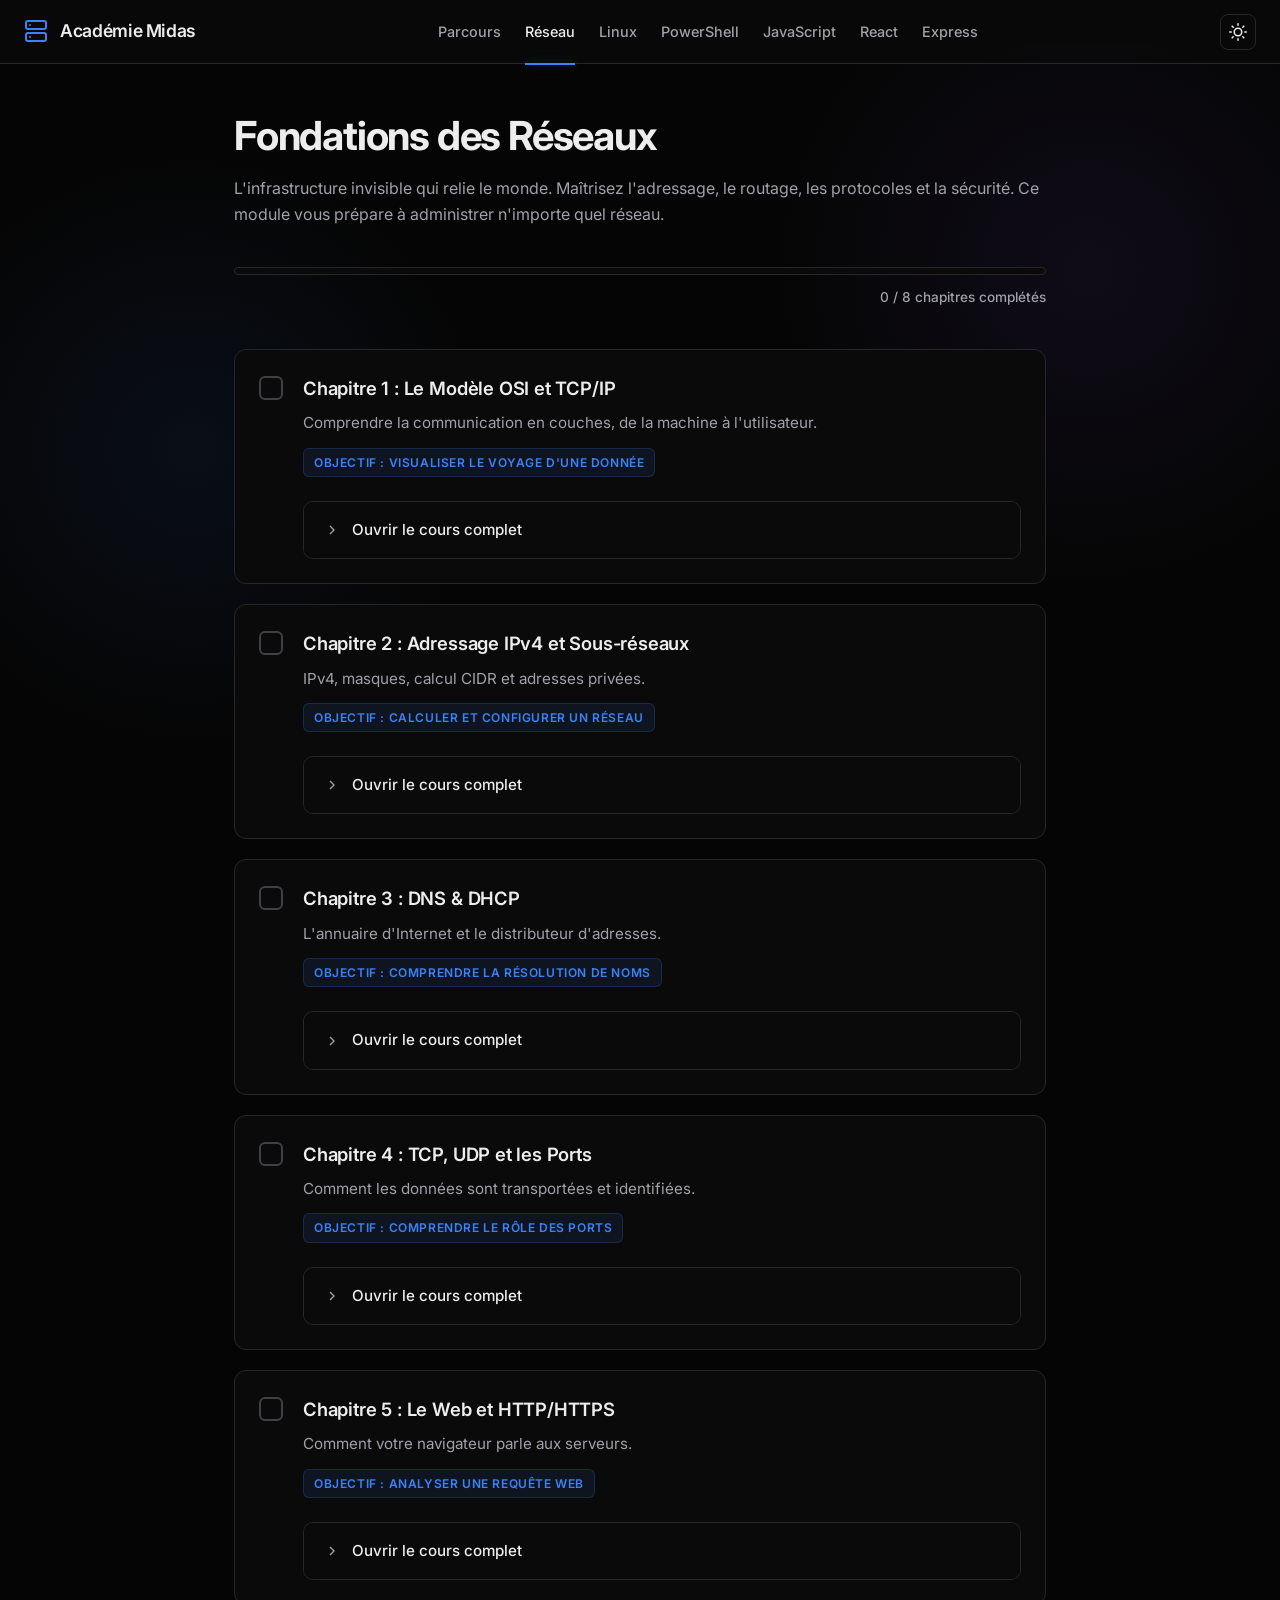
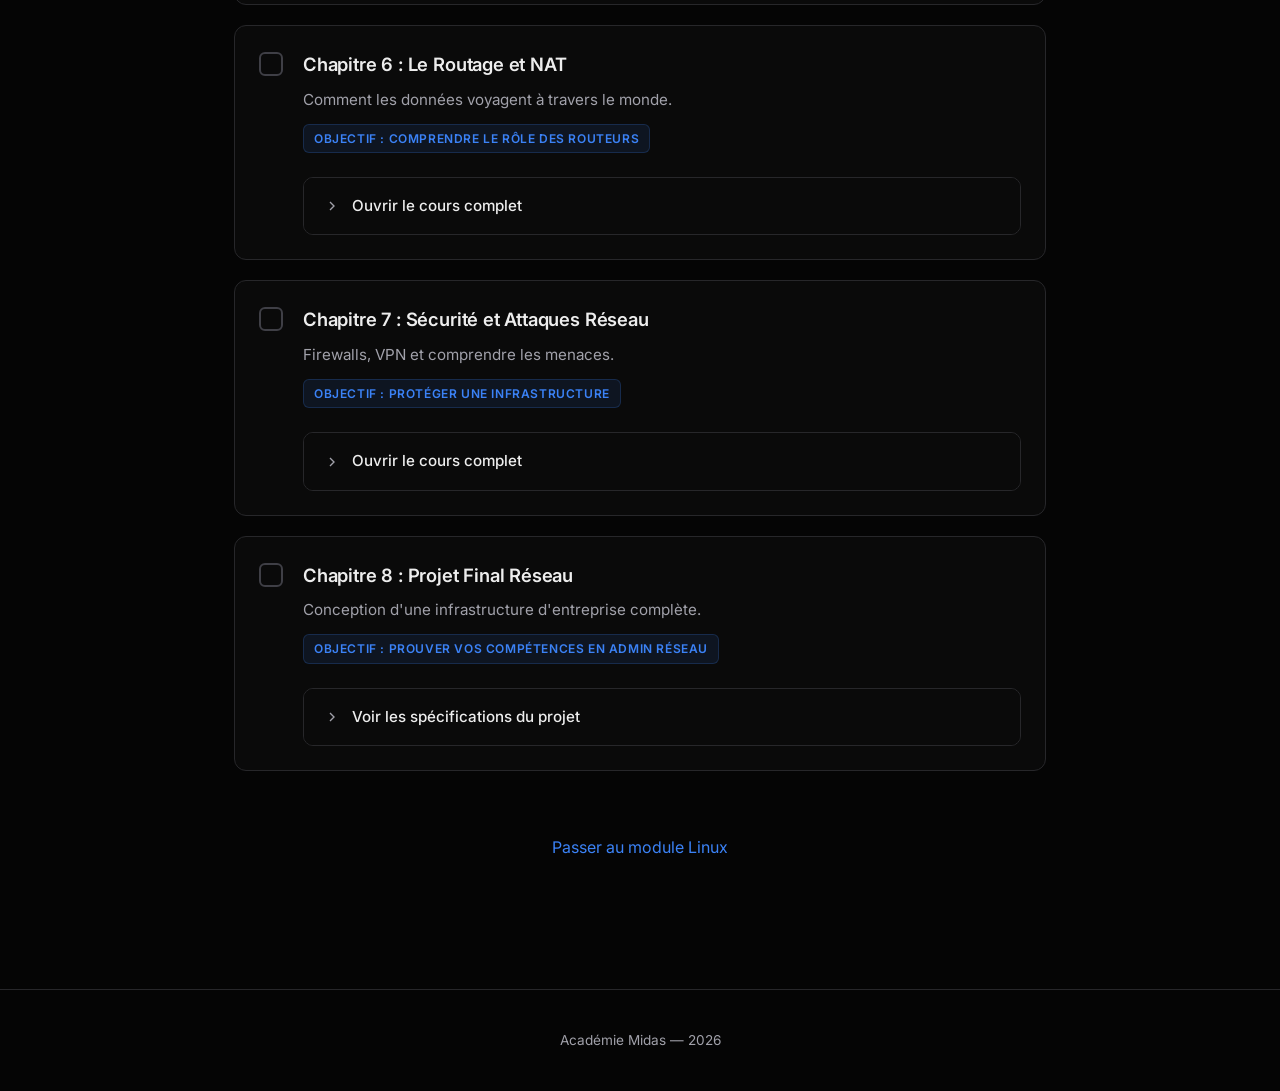
<file: reseau.html>
<!DOCTYPE html>
<html lang="fr" class="dark">
<head>
<meta charset="UTF-8">
<meta name="viewport" content="width=device-width, initial-scale=1.0">
<title>Fondations Réseau | Académie Midas</title>
<link rel="stylesheet" href="style.css">
</head>
<body>

<header class="topbar">
  <div class="logo">
    <svg width="24" height="24" viewBox="0 0 24 24" fill="none" stroke="var(--accent)" stroke-width="2" stroke-linecap="round" stroke-linejoin="round"><rect x="2" y="2" width="20" height="8" rx="2" ry="2"></rect><rect x="2" y="14" width="20" height="8" rx="2" ry="2"></rect><line x1="6" y1="6" x2="6.01" y2="6"></line><line x1="6" y1="18" x2="6.01" y2="18"></line></svg>
    <span>Académie Midas</span>
  </div>
  <nav>
    <a href="index.html">Parcours</a>
    <a href="reseau.html" class="active">Réseau</a>
    <a href="linux.html">Linux</a>
    <a href="powershell.html">PowerShell</a>
    <a href="javascript.html">JavaScript</a>
    <a href="react.html">React</a>
    <a href="express.html">Express</a>
  </nav>
  <button class="theme-btn" onclick="toggleTheme()">
    <svg width="18" height="18" viewBox="0 0 24 24" fill="none" stroke="currentColor" stroke-width="2" stroke-linecap="round" stroke-linejoin="round"><circle cx="12" cy="12" r="5"></circle><line x1="12" y1="1" x2="12" y2="3"></line><line x1="12" y1="21" x2="12" y2="23"></line><line x1="4.22" y1="4.22" x2="5.64" y2="5.64"></line><line x1="18.36" y1="18.36" x2="19.78" y2="19.78"></line><line x1="1" y1="12" x2="3" y2="12"></line><line x1="21" y1="12" x2="23" y2="12"></line><line x1="4.22" y1="19.78" x2="5.64" y2="18.36"></line><line x1="18.36" y1="5.64" x2="19.78" y2="4.22"></line></svg>
  </button>
</header>

<div class="container">
  
  <h1>Fondations des Réseaux</h1>
  <p style="color: var(--text-dim); margin-bottom: 32px;">L'infrastructure invisible qui relie le monde. Maîtrisez l'adressage, le routage, les protocoles et la sécurité. Ce module vous prépare à administrer n'importe quel réseau.</p>

  <div class="progress-container">
    <div class="progress-bar"><div class="progress-fill" id="progress-reseau"></div></div>
    <p class="progress-text" id="progress-reseau-text">0 / 8 chapitres complétés</p>
  </div>

  <div class="checklist">
    
    <!-- ================= CHAPITRE 1 ================= -->
    <div class="check-item">
      <input type="checkbox" id="reseau-1" onchange="toggleCheck('reseau-1')">
      <div class="check-content">
        <label for="reseau-1">
          <strong>Chapitre 1 : Le Modèle OSI et TCP/IP</strong>
          <p>Comprendre la communication en couches, de la machine à l'utilisateur.</p>
          <span class="badge">Objectif : Visualiser le voyage d'une donnée</span>
        </label>
        <details class="lesson">
          <summary>
            <svg width="16" height="16" viewBox="0 0 24 24" fill="none" stroke="currentColor" stroke-width="2"><path d="M9 18l6-6-6-6"/></svg>
            Ouvrir le cours complet
          </summary>
          <div class="lesson-content">
            <h4>1. Pourquoi diviser la communication en couches ?</h4>
            <p>Imaginez que vous construisez une maison. Vous ne demandez pas au fabricant de briques de s'occuper de la plomberie, ni au plombier de faire l'électricité. Chacun a son rôle spécialisé. C'est exactement le principe du modèle en couches (Layer Model) en réseau.</p>
            <p>Sans ce modèle, un développeur web devrait connaître le voltage exact des câbles en cuivre pour afficher un site. Grâce à lui, chaque expert peut se concentrer sur sa partie.</p>

            <h4>2. Le Modèle OSI (7 couches théoriques)</h4>
            <p>Créé par l'ISO, c'est le modèle de référence pour comprendre la théorie. On le lit de bas en haut.</p>
            <ul>
              <li><strong>Couche 1 (Physique)</strong> : C'est le monde réel. Les câbles Ethernet, les ondes radio du WiFi, la lumière dans la fibre optique. On y parle en bits (0 et 1).</li>
              <li><strong>Couche 2 (Liaison de Données)</strong> : Elle s'occupe de la communication locale, sur le même réseau. L'adresse utilisée est l'adresse <strong>MAC</strong> (Media Access Control), gravée physiquement sur la carte réseau. Le matériel principal est le <strong>Switch</strong>. Les données s'appellent des <em>Trames</em>.</li>
              <li><strong>Couche 3 (Réseau)</strong> : C'est le GPS d'Internet. On y trouve l'adresse <strong>IP</strong>. Le matériel principal est le <strong>Routeur</strong>. Les données s'appellent des <em>Paquets</em>.</li>
              <li><strong>Couche 4 (Transport)</strong> : Elle découpe le message en morceaux et s'assure qu'ils arrivent à bon port. On y trouve les protocoles <strong>TCP</strong> et <strong>UDP</strong>. Les données s'appellent des <em>Segments</em>.</li>
              <li><strong>Couche 5 (Session)</strong> : Elle gère l'ouverture, le maintien et la fermeture de la conversation (ex: une session de connexion à un serveur).</li>
              <li><strong>Couche 6 (Présentation)</strong> : Elle traduit les données pour que l'application puisse les lire (ex: UTF-8 pour les caractères) et les chiffre (SSL/TLS).</li>
              <li><strong>Couche 7 (Application)</strong> : C'est ce que l'utilisateur voit. HTTP (le web), DNS (les noms de domaine), SMTP (les emails).</li>
            </ul>

            <h4>3. Le Modèle TCP/IP (4 couches réelles)</h4>
            <p>En pratique, Internet utilise le modèle TCP/IP (aussi appelé DoD), qui condense les 7 couches OSI en 4. C'est celui qui régit réellement vos paquets.</p>
            <ul>
              <li><strong>Accès Réseau</strong> (fusion OSI 1 et 2)</li>
              <li><strong>Internet</strong> (OSI 3)</li>
              <li><strong>Transport</strong> (OSI 4)</li>
              <li><strong>Application</strong> (fusion OSI 5, 6 et 7)</li>
            </ul>

            <h4>4. L'Encapsulation (Le concept le plus important)</h4>
            <p>Quand vous envoyez un message WhatsApp, voici ce qui se passe :</p>
            <ol>
              <li><strong>Couche 7</strong> : Votre message "Salut" est créé.</li>
              <li><strong>Couche 4</strong> : Il est découpé en segments et on ajoute un en-tête avec le port de destination. (Segment)</li>
              <li><strong>Couche 3</strong> : On ajoute un en-tête avec l'IP de destination. (Paquet)</li>
              <li><strong>Couche 2</strong> : On ajoute un en-tête avec l'adresse MAC du routeur. (Trame)</li>
              <li><strong>Couche 1</strong> : Tout cela est transformé en ondes radio (WiFi) ou signaux électriques.</li>
            </ol>
            <p>Le destinataire fait le chemin inverse : il ouvre les enveloppes une par une (Décapsulation).</p>

            <div class="senior-advice">
              <strong>Conseil de Senior</strong>
              <p>Quand vous dépannez un réseau, posez-vous la question : "À quelle couche se situe le problème ?". Pas de WiFi ? Couche 1. Pas d'IP ? Couche 3. Le site ne charge pas ? Couche 7. Cette méthode divise par 10 votre temps de diagnostic.</p>
            </div>

            <div class="warning-box">
              <strong>Exercice Pratique (Réflexion)</strong>
              <p>Si votre navigateur affiche "Site inaccessible" mais que vous êtes connecté au WiFi, quelle couche est probablement en cause ?<br>
              <em>Réponse : La couche 7 (Application) si le serveur est en panne, ou la couche 3 (Réseau) si l'adresse IP est incorrecte.</em></p>
            </div>
          </div>
        </details>
      </div>
    </div>

    <!-- ================= CHAPITRE 2 ================= -->
    <div class="check-item">
      <input type="checkbox" id="reseau-2" onchange="toggleCheck('reseau-2')">
      <div class="check-content">
        <label for="reseau-2">
          <strong>Chapitre 2 : Adressage IPv4 et Sous-réseaux</strong>
          <p>IPv4, masques, calcul CIDR et adresses privées.</p>
          <span class="badge">Objectif : Calculer et configurer un réseau</span>
        </label>
        <details class="lesson">
          <summary>
            <svg width="16" height="16" viewBox="0 0 24 24" fill="none" stroke="currentColor" stroke-width="2"><path d="M9 18l6-6-6-6"/></svg>
            Ouvrir le cours complet
          </summary>
          <div class="lesson-content">
            <h4>1. Anatomie d'une IPv4</h4>
            <p>Une adresse IPv4 est un nombre de 32 bits, divisé en 4 octets (chacun de 0 à 255), séparés par des points. Ex: <code>192.168.1.10</code>.</p>
            <p>Elle est composée de deux parties :</p>
            <ul>
              <li><strong>La partie Réseau</strong> : identifie le réseau (ex: votre box).</li>
              <li><strong>La partie Hôte</strong> : identifie la machine dans ce réseau (ex: votre PC, votre téléphone).</li>
            </ul>

            <h4>2. Le Masque de Sous-réseau</h4>
            <p>Il indique où s'arrête la partie réseau et où commence la partie hôte. Ex: <code>255.255.255.0</code>. En notation CIDR, on l'écrit <code>/24</code> (car 24 bits sur 32 sont réservés au réseau).</p>
            
            <table style="width:100%; border-collapse: collapse; margin: 16px 0; font-size: 0.9rem;">
              <tr style="background: var(--bg-alt); border-bottom: 1px solid var(--border);">
                <th style="padding: 8px; text-align: left;">CIDR</th>
                <th style="padding: 8px; text-align: left;">Masque</th>
                <th style="padding: 8px; text-align: left;">Nb d'adresses</th>
              </tr>
              <tr style="border-bottom: 1px solid var(--border);">
                <td style="padding: 8px;">/24</td>
                <td style="padding: 8px;">255.255.255.0</td>
                <td style="padding: 8px;">256 (254 utilisables)</td>
              </tr>
              <tr style="border-bottom: 1px solid var(--border);">
                <td style="padding: 8px;">/25</td>
                <td style="padding: 8px;">255.255.255.128</td>
                <td style="padding: 8px;">128 (126 utilisables)</td>
              </tr>
              <tr style="border-bottom: 1px solid var(--border);">
                <td style="padding: 8px;">/26</td>
                <td style="padding: 8px;">255.255.255.192</td>
                <td style="padding: 8px;">64 (62 utilisables)</td>
              </tr>
              <tr>
                <td style="padding: 8px;">/30</td>
                <td style="padding: 8px;">255.255.255.252</td>
                <td style="padding: 8px;">4 (2 utilisables)</td>
              </tr>
            </table>
            <p><em>Pourquoi 254 utilisables en /24 ?</em> Car la première adresse (<code>.0</code>) est le réseau et la dernière (<code>.255</code>) est le broadcast (l'adresse pour crier "Hey tout le monde !").</p>

            <h4>3. Les Adresses Privées (RFC 1918)</h4>
            <p>Elles ne sont pas routables sur Internet. Votre box vous en attribue une. Elles sont réservées pour éviter la pénurie d'IPv4.</p>
            <ul>
              <li><code>10.0.0.0</code> à <code>10.255.255.255</code> (Classe A - Réseaux immenses)</li>
              <li><code>172.16.0.0</code> à <code>172.31.255.255</code> (Classe B - Réseaux moyens)</li>
              <li><code>192.168.0.0</code> à <code>192.168.255.255</code> (Classe C - Maison, bureaux)</li>
            </ul>

            <div class="senior-advice">
              <strong>Conseil de Senior</strong>
              <p>Retenez le <code>192.168.1.1</code>. C'est l'adresse par défaut de 90% des box Internet (Livebox, Freebox, etc.). C'est là que vous vous connectez pour configurer votre réseau.</p>
            </div>

            <div class="warning-box">
              <strong>Exercice Pratique</strong>
              <p>Vous avez le réseau <code>192.168.10.0/24</code>. Vous devez le découper en 4 sous-réseaux égaux. Quel masque devez-vous utiliser ?<br>
              <em>Réponse : /26 (car 2^2 = 4, donc on emprunte 2 bits au masque /24). Les réseaux seront : .0, .64, .128, .192.</em></p>
            </div>
          </div>
        </details>
      </div>
    </div>

    <!-- ================= CHAPITRE 3 ================= -->
    <div class="check-item">
      <input type="checkbox" id="reseau-3" onchange="toggleCheck('reseau-3')">
      <div class="check-content">
        <label for="reseau-3">
          <strong>Chapitre 3 : DNS & DHCP</strong>
          <p>L'annuaire d'Internet et le distributeur d'adresses.</p>
          <span class="badge">Objectif : Comprendre la résolution de noms</span>
        </label>
        <details class="lesson">
          <summary>
            <svg width="16" height="16" viewBox="0 0 24 24" fill="none" stroke="currentColor" stroke-width="2"><path d="M9 18l6-6-6-6"/></svg>
            Ouvrir le cours complet
          </summary>
          <div class="lesson-content">
            <h4>1. Le DHCP (Dynamic Host Configuration Protocol)</h4>
            <p>Quand vous vous connectez à un WiFi, votre appareil crie "Quelqu'un peut me donner une adresse IP ?". Le serveur DHCP (votre box) répond avec une IP, un masque, une passerelle et un serveur DNS.</p>
            <p>Ce processus s'appelle <strong>DORA</strong> :</p>
            <ul>
              <li><strong>D</strong>iscover : Le client cherche un serveur DHCP.</li>
              <li><strong>O</strong>ffer : Le serveur propose une IP.</li>
              <li><strong>R</strong>equest : Le client demande officiellement cette IP.</li>
              <li><strong>A</strong>cknowledge : Le serveur confirme.</li>
            </ul>

            <h4>2. Le DNS (Domain Name System)</h4>
            <p>Le DNS traduit un nom lisible par l'homme (<code>google.com</code>) en adresse IP (<code>142.250.201.46</code>). C'est une immense base de données distribuée à travers le monde.</p>
            <p>Quand vous tapez <code>google.com</code>, votre appareil demande d'abord à votre box, qui demande au FAI, qui demande aux serveurs racine (les 13 "dieux" d'Internet), qui redirigent vers le serveur de Google.</p>
            
            <h4>3. Les types d'enregistrements DNS</h4>
            <ul>
              <li><strong>A</strong> : Fait correspondre un nom à une IPv4 (le plus courant).</li>
              <li><strong>AAAA</strong> : Fait correspondre un nom à une IPv6.</li>
              <li><strong>CNAME</strong> : Un alias. Ex: <code>www.monsite.com</code> pointe vers <code>monsite.com</code>.</li>
              <li><strong>MX</strong> : Indique le serveur de messagerie (email).</li>
              <li><strong>TXT</strong> : Texte libre (souvent utilisé pour la sécurité anti-spam).</li>
            </ul>

            <div class="senior-advice">
              <strong>Conseil de Senior</strong>
              <p>Si vous n'avez pas Internet mais que vous êtes connecté au WiFi, le problème vient très probablement du DNS. Essayez de configurer manuellement le DNS de Cloudflare (<code>1.1.1.1</code>) ou de Google (<code>8.8.8.8</code>) sur votre appareil.</p>
            </div>
          </div>
        </details>
      </div>
    </div>

    <!-- ================= CHAPITRE 4 ================= -->
    <div class="check-item">
      <input type="checkbox" id="reseau-4" onchange="toggleCheck('reseau-4')">
      <div class="check-content">
        <label for="reseau-4">
          <strong>Chapitre 4 : TCP, UDP et les Ports</strong>
          <p>Comment les données sont transportées et identifiées.</p>
          <span class="badge">Objectif : Comprendre le rôle des ports</span>
        </label>
        <details class="lesson">
          <summary>
            <svg width="16" height="16" viewBox="0 0 24 24" fill="none" stroke="currentColor" stroke-width="2"><path d="M9 18l6-6-6-6"/></svg>
            Ouvrir le cours complet
          </summary>
          <div class="lesson-content">
            <h4>1. TCP vs UDP</h4>
            <p>La couche Transport a deux protocoles principaux qui ont des philosophies opposées :</p>
            <ul>
              <li><strong>TCP (Transmission Control Protocol)</strong> : C'est le protocole de la fiabilité. Il vérifie que chaque paquet arrive (avec des accusés de réception) et les remet dans l'ordre. Utilisé pour le Web, les emails, les téléchargements.</li>
              <li><strong>UDP (User Datagram Protocol)</strong> : C'est le protocole de la vitesse. Il envoie les données sans vérifier si elles arrivent. Si une image est perdue lors d'un appel vidéo, ce n'est pas grave, on veut juste que ça ne lag pas. Utilisé pour le streaming, les jeux vidéo, le DNS.</li>
            </ul>

            <h4>2. Les Ports (0 à 65535)</h4>
            <p>Une adresse IP identifie la maison. Un port identifie la porte (le service) dans cette maison. C'est ce qui permet à votre PC de gérer en même temps votre navigateur, votre jeu et votre musique sans que les données ne se mélangent.</p>
            <table style="width:100%; border-collapse: collapse; margin: 16px 0; font-size: 0.9rem;">
              <tr style="background: var(--bg-alt); border-bottom: 1px solid var(--border);">
                <th style="padding: 8px; text-align: left;">Port</th>
                <th style="padding: 8px; text-align: left;">Protocole</th>
                <th style="padding: 8px; text-align: left;">Usage</th>
              </tr>
              <tr style="border-bottom: 1px solid var(--border);">
                <td style="padding: 8px;">20 / 21</td>
                <td style="padding: 8px;">FTP</td>
                <td style="padding: 8px;">Transfert de fichiers</td>
              </tr>
              <tr style="border-bottom: 1px solid var(--border);">
                <td style="padding: 8px;">22</td>
                <td style="padding: 8px;">SSH</td>
                <td style="padding: 8px;">Terminal à distance sécurisé</td>
              </tr>
              <tr style="border-bottom: 1px solid var(--border);">
                <td style="padding: 8px;">25</td>
                <td style="padding: 8px;">SMTP</td>
                <td style="padding: 8px;">Envoi d'emails</td>
              </tr>
              <tr style="border-bottom: 1px solid var(--border);">
                <td style="padding: 8px;">53</td>
                <td style="padding: 8px;">DNS</td>
                <td style="padding: 8px;">Résolution de noms</td>
              </tr>
              <tr style="border-bottom: 1px solid var(--border);">
                <td style="padding: 8px;">80</td>
                <td style="padding: 8px;">HTTP</td>
                <td style="padding: 8px;">Web non sécurisé</td>
              </tr>
              <tr style="border-bottom: 1px solid var(--border);">
                <td style="padding: 8px;">443</td>
                <td style="padding: 8px;">HTTPS</td>
                <td style="padding: 8px;">Web sécurisé (TLS)</td>
              </tr>
              <tr>
                <td style="padding: 8px;">3306</td>
                <td style="padding: 8px;">MySQL</td>
                <td style="padding: 8px;">Base de données</td>
              </tr>
            </table>

            <div class="senior-advice">
              <strong>Conseil de Senior</strong>
              <p>Les ports 0 à 1023 sont réservés au système (il faut être administrateur root pour les ouvrir). Les ports 1024 à 49151 sont pour les applications (votre serveur Express tourne généralement sur le 3000 ou 8080).</p>
            </div>

            <div class="warning-box">
              <strong>Exercice Pratique</strong>
              <p>Sur votre ordinateur, ouvrez un terminal. Tapez <code>netstat -tulpn</code> (Linux) ou <code>netstat -ano</code> (Windows). Quels ports sont en écoute (LISTEN) sur votre machine ?</p>
            </div>
          </div>
        </details>
      </div>
    </div>

    <!-- ================= CHAPITRE 5 ================= -->
    <div class="check-item">
      <input type="checkbox" id="reseau-5" onchange="toggleCheck('reseau-5')">
      <div class="check-content">
        <label for="reseau-5">
          <strong>Chapitre 5 : Le Web et HTTP/HTTPS</strong>
          <p>Comment votre navigateur parle aux serveurs.</p>
          <span class="badge">Objectif : Analyser une requête web</span>
        </label>
        <details class="lesson">
          <summary>
            <svg width="16" height="16" viewBox="0 0 24 24" fill="none" stroke="currentColor" stroke-width="2"><path d="M9 18l6-6-6-6"/></svg>
            Ouvrir le cours complet
          </summary>
          <div class="lesson-content">
            <h4>1. Le protocole HTTP</h4>
            <p>Le client (navigateur) envoie une <strong>Requête</strong>, le serveur renvoie une <strong>Réponse</strong>. C'est un protocole "sans état" : le serveur oublie qui vous êtes entre deux requêtes (d'où l'utilisation de cookies pour se souvenir de vous).</p>
            <p>Les méthodes HTTP :</p>
            <ul>
              <li><code>GET</code> : Lire une ressource (ex: afficher une page).</li>
              <li><code>POST</code> : Créer une ressource (ex: envoyer un formulaire).</li>
              <li><code>PUT</code> : Remplacer entièrement une ressource.</li>
              <li><code>PATCH</code> : Modifier partiellement une ressource.</li>
              <li><code>DELETE</code> : Supprimer une ressource.</li>
            </ul>

            <h4>2. Les Codes de Statut (Status Codes)</h4>
            <p>Ils indiquent le résultat de la requête. C'est le premier réflexe à avoir pour déboguer.</p>
            <ul>
              <li><strong>2xx (Succès)</strong> : <code>200 OK</code>, <code>201 Created</code>.</li>
              <li><strong>3xx (Redirection)</strong> : <code>301 Moved Permanently</code>.</li>
              <li><strong>4xx (Erreur Client)</strong> : <code>400 Bad Request</code> (données invalides), <code>401 Unauthorized</code> (non connecté), <code>403 Forbidden</code> (connecté mais pas le droit), <code>404 Not Found</code> (n'existe pas).</li>
              <li><strong>5xx (Erreur Serveur)</strong> : <code>500 Internal Server Error</code> (le code du serveur a planté).</li>
            </ul>

            <h4>3. HTTPS et le chiffrement</h4>
            <p>HTTP envoie les données en clair. Si un pirate intercepte le trafic (sniffing) sur un WiFi public, il peut lire vos mots de passe. HTTPS ajoute une couche de chiffrement (TLS) : même si le pirate intercepte, il ne voit que du charabia.</p>

            <div class="senior-advice">
              <strong>Conseil de Senior</strong>
              <p>Apprenez à utiliser la commande <code>curl -I https://google.com</code>. Elle vous montre uniquement les headers de réponse HTTP, ce qui est parfait pour vérifier si un serveur est en ligne ou pour déboguer une API.</p>
            </div>
          </div>
        </details>
      </div>
    </div>

    <!-- ================= CHAPITRE 6 ================= -->
    <div class="check-item">
      <input type="checkbox" id="reseau-6" onchange="toggleCheck('reseau-6')">
      <div class="check-content">
        <label for="reseau-6">
          <strong>Chapitre 6 : Le Routage et NAT</strong>
          <p>Comment les données voyagent à travers le monde.</p>
          <span class="badge">Objectif : Comprendre le rôle des routeurs</span>
        </label>
        <details class="lesson">
          <summary>
            <svg width="16" height="16" viewBox="0 0 24 24" fill="none" stroke="currentColor" stroke-width="2"><path d="M9 18l6-6-6-6"/></svg>
            Ouvrir le cours complet
          </summary>
          <div class="lesson-content">
            <h4>1. Les Routeurs</h4>
            <p>Un routeur est un aiguilleur. Il connecte deux réseaux différents (ex: votre réseau local et Internet). Il possède une "table de routage" et regarde l'IP de destination du paquet pour savoir par quelle interface l'envoyer.</p>
            <p>Votre box Internet fait ça entre votre réseau local et le réseau de votre FAI (Fournisseur d'Accès).</p>

            <h4>2. Le NAT (Network Address Translation)</h4>
            <p>C'est la magie qui permet à tous vos appareils (téléphone, PC, TV) d'utiliser Internet en même temps avec une seule adresse IP publique.</p>
            <p>Votre box fait du NAT : elle remplace l'IP privée (ex: 192.168.1.10) par son IP publique dans les paquets sortants, et fait l'inverse quand les réponses reviennent.</p>

            <h4>3. Le protocole ARP</h4>
            <p>Sur un réseau local, les machines communiquent via leur adresse MAC (adresse physique de la carte réseau). ARP permet de trouver l'adresse MAC associée à une adresse IP. (Tapez <code>arp -a</code> dans un terminal pour voir la table ARP).</p>

            <div class="warning-box">
              <strong>Exercice Pratique</strong>
              <p>Utilisez la commande <code>traceroute google.com</code> (Linux/Mac) ou <code>tracert google.com</code> (Windows). Vous verrez tous les routeurs (les "sauts") que votre paquet traverse pour atteindre Google.</p>
            </div>
          </div>
        </details>
      </div>
    </div>

    <!-- ================= CHAPITRE 7 ================= -->
    <div class="check-item">
      <input type="checkbox" id="reseau-7" onchange="toggleCheck('reseau-7')">
      <div class="check-content">
        <label for="reseau-7">
          <strong>Chapitre 7 : Sécurité et Attaques Réseau</strong>
          <p>Firewalls, VPN et comprendre les menaces.</p>
          <span class="badge">Objectif : Protéger une infrastructure</span>
        </label>
        <details class="lesson">
          <summary>
            <svg width="16" height="16" viewBox="0 0 24 24" fill="none" stroke="currentColor" stroke-width="2"><path d="M9 18l6-6-6-6"/></svg>
            Ouvrir le cours complet
          </summary>
          <div class="lesson-content">
            <h4>1. Les Pare-feux (Firewalls)</h4>
            <p>Ils filtrent le trafic entrant et sortant selon des règles. Ils peuvent bloquer une IP spécifique ou un port non autorisé. C'est le videur de votre réseau.</p>

            <h4>2. Le VPN (Virtual Private Network)</h4>
            <p>Il crée un tunnel chiffré entre votre appareil et un serveur distant. Votre FAI voit que vous envoyez des données à ce serveur, mais ne peut pas voir ce qu'il y a dedans. Vous prenez également l'IP du serveur distant, ce qui masque votre localisation réelle.</p>

            <h4>3. Les attaques courantes</h4>
            <ul>
              <li><strong>DDoS (Distributed Denial of Service)</strong> : Saturation d'un serveur avec des millions de fausses requêtes depuis des milliers de machines infectées (Botnet). Le serveur tombe.</li>
              <li><strong>Man-in-the-Middle (MitM)</strong> : Un hacker s'interpose entre vous et le routeur (souvent via un faux hotspot WiFi). Le HTTPS prévient cela car le hacker ne peut pas déchiffrer.</li>
              <li><strong>Sniffing</strong> : Écoute du trafic réseau. Sur un WiFi public non chiffré (HTTP), n'importe qui peut lire ce que vous faites.</li>
              <li><strong>Phishing (Hameçonnage)</strong> : Le pirate vous envoie un faux email pour vous faire cliquer sur un faux site et voler vos identifiants.</li>
            </ul>

            <div class="senior-advice">
              <strong>Conseil de Senior</strong>
              <p>Ne vous connectez jamais à des sites HTTP (sans le S) sur un WiFi public (gare, aéroport). Utilisez un VPN si vous devez manipuler des données sensibles. Et méfiez-vous des emails urgents, c'est la base du phishing.</p>
            </div>
          </div>
        </details>
      </div>
    </div>

    <!-- ================= CHAPITRE 8 ================= -->
    <div class="check-item">
      <input type="checkbox" id="reseau-8" onchange="toggleCheck('reseau-8')">
      <div class="check-content">
        <label for="reseau-8">
          <strong>Chapitre 8 : Projet Final Réseau</strong>
          <p>Conception d'une infrastructure d'entreprise complète.</p>
          <span class="badge">Objectif : Prouver vos compétences en admin réseau</span>
        </label>
        <details class="lesson">
          <summary>
            <svg width="16" height="16" viewBox="0 0 24 24" fill="none" stroke="currentColor" stroke-width="2"><path d="M9 18l6-6-6-6"/></svg>
            Voir les spécifications du projet
          </summary>
          <div class="lesson-content">
            <h4>Projet : Simulation de réseau d'entreprise</h4>
            <p>Utilisez un logiciel gratuit comme <strong>Cisco Packet Tracer</strong> ou <strong>GNS3</strong> pour construire le réseau de la société "Midas Corp".</p>
            
            <h4>Cahier des charges :</h4>
            <ul>
              <li><strong>Topologie :</strong> 1 Routeur central, 3 Switchs (Administration, IT, WiFi).</li>
              <li><strong>Sous-réseaux :</strong>
                <ul>
                  <li>Administration : 192.168.10.0/24</li>
                  <li>IT : 192.168.20.0/24</li>
                  <li>WiFi (Invités) : 192.168.30.0/24</li>
                </ul>
              </li>
              <li><strong>Services :</strong> Mettre en place un serveur DHCP sur le routeur pour distribuer les IP à chaque sous-réseau.</li>
              <li><strong>Routage :</strong> Configurer le routeur pour que le PC de l'Administration puisse pinguer le PC de l'IT.</li>
              <li><strong>Sécurité (ACL) :</strong> Créer une règle sur le routeur interdisant au réseau WiFi (Invités) d'accéder au réseau Administration.</li>
              <li><strong>Serveur Web :</strong> Placer un serveur Web dans le réseau IT et s'assurer qu'il est accessible depuis le réseau Administration via HTTP.</li>
            </ul>

            <div class="senior-advice">
              <strong>Méthodologie</strong>
              <p>Dessinez d'abord votre topologie sur papier. Notez les plages d'IP. Configurez d'abord les IPs de base, testez les pings locaux, puis configurez le routage entre les réseaux. Enfin, appliquez les règles de sécurité.</p>
            </div>
          </div>
        </details>
      </div>
    </div>

  </div>

  <div style="text-align:center; margin-top: 64px;">
    <a href="linux.html" class="btn">Passer au module Linux</a>
  </div>

</div>

<footer>Académie Midas &mdash; <span id="year"></span></footer>
<script src="script.js"></script>
</body>
</html>
</file>
<file: style.css>
@import url('https://fonts.googleapis.com/css2?family=Inter:wght@300;400;500;600;700&family=Fira+Code:wght@400;500&display=swap');

:root {
  --bg: #050505;
  --bg-alt: #0a0a0a;
  --bg-glass: rgba(10, 10, 10, 0.7);
  --text: #ededed;
  --text-dim: #a1a1aa;
  --accent: #3b82f6;
  --accent-glow: rgba(59, 130, 246, 0.4);
  --border: #27272a;
  --border-highlight: #3f3f46;
  --green: #10b981;
}

.light {
  --bg: #ffffff;
  --bg-alt: #fafafa;
  --bg-glass: rgba(255, 255, 255, 0.8);
  --text: #09090b;
  --text-dim: #52525b;
  --accent: #2563eb;
  --accent-glow: rgba(37, 99, 235, 0.2);
  --border: #e4e4e7;
  --border-highlight: #d4d4d8;
  --green: #059669;
}

* { box-sizing: border-box; margin: 0; padding: 0; }
html { scroll-behavior: smooth; }
body {
  font-family: 'Inter', system-ui, sans-serif;
  background-color: var(--bg);
  color: var(--text);
  line-height: 1.6;
  -webkit-font-smoothing: antialiased;
  background-image: 
    radial-gradient(circle at 15% 50%, rgba(59, 130, 246, 0.08), transparent 25%),
    radial-gradient(circle at 85% 30%, rgba(139, 92, 246, 0.08), transparent 25%);
  background-attachment: fixed;
}

a { color: var(--accent); text-decoration: none; transition: all 0.2s; }
a:hover { text-decoration: underline; text-underline-offset: 4px; }

/* --- Topbar Glassmorphism --- */
.topbar {
  position: sticky; top: 0; z-index: 100;
  background: var(--bg-glass);
  backdrop-filter: blur(16px); -webkit-backdrop-filter: blur(16px);
  border-bottom: 1px solid var(--border);
  display: flex; align-items: center; justify-content: space-between;
  padding: 0 24px; height: 64px;
}
.topbar .logo { display: flex; align-items: center; gap: 12px; font-weight: 600; font-size: 1.1rem; letter-spacing: -0.02em; }
.topbar .logo img { width: 22px; height: 22px; }
.topbar nav { display: flex; gap: 24px; }
.topbar nav a { color: var(--text-dim); font-size: 0.9rem; font-weight: 500; position: relative; }
.topbar nav a:hover { color: var(--text); text-decoration: none; }
.topbar nav a.active { color: var(--text); }
.topbar nav a.active::after {
  content: ''; position: absolute; bottom: -22px; left: 0; right: 0;
  height: 2px; background: var(--accent); box-shadow: 0 0 10px var(--accent-glow);
}
.theme-btn {
  background: transparent; border: 1px solid var(--border);
  color: var(--text); border-radius: 8px; padding: 8px;
  cursor: pointer; display: flex; align-items: center; justify-content: center;
  transition: all 0.2s;
}
.theme-btn:hover { border-color: var(--border-highlight); background: var(--bg-alt); }

/* --- Layout --- */
.container { max-width: 860px; margin: 0 auto; padding: 48px 24px; }
h1 { font-size: 2.5rem; font-weight: 700; letter-spacing: -0.03em; margin-bottom: 16px; line-height: 1.2; }
h2 { font-size: 1.5rem; font-weight: 600; margin: 48px 0 24px; letter-spacing: -0.02em; }

/* --- Progress Bar --- */
.progress-container { margin: 40px 0; }
.progress-bar {
  width: 100%; height: 8px; background: var(--bg-alt);
  border: 1px solid var(--border); border-radius: 999px; overflow: hidden;
}
.progress-fill {
  height: 100%; background: var(--accent); width: 0%;
  box-shadow: 0 0 12px var(--accent-glow);
  transition: width 0.5s cubic-bezier(0.4, 0, 0.2, 1);
}
.progress-text { font-size: 0.85rem; color: var(--text-dim); text-align: right; margin-top: 12px; font-weight: 500; }

/* --- Checklist (Cartes interactives) --- */
.checklist { display: flex; flex-direction: column; gap: 20px; margin-top: 40px; }
.check-item {
  background: var(--bg-alt); border: 1px solid var(--border);
  border-radius: 12px; padding: 24px;
  display: flex; gap: 20px; align-items: flex-start;
  transition: all 0.3s ease; position: relative;
}
.check-item:hover { border-color: var(--border-highlight); transform: translateY(-2px); box-shadow: 0 8px 30px rgba(0,0,0,0.2); }
.check-item.completed { opacity: 0.6; }
.check-item.completed label strong { text-decoration: line-through; color: var(--text-dim); }

/* Checkbox Custom */
.check-item input[type="checkbox"] {
  appearance: none; -webkit-appearance: none;
  width: 24px; height: 24px; border: 2px solid var(--border-highlight);
  border-radius: 6px; margin-top: 2px; cursor: pointer;
  position: relative; flex-shrink: 0; transition: all 0.2s;
}
.check-item input[type="checkbox"]:checked {
  background: var(--accent); border-color: var(--accent);
  box-shadow: 0 0 10px var(--accent-glow);
}
.check-item input[type="checkbox"]:checked::after {
  content: ''; position: absolute; left: 7px; top: 3px;
  width: 5px; height: 11px; border: solid white;
  border-width: 0 2px 2px 0; transform: rotate(45deg);
}

.check-content { flex: 1; }
.check-content label { display: block; cursor: pointer; }
.check-content strong { font-size: 1.15rem; color: var(--text); display: block; margin-bottom: 8px; font-weight: 600; letter-spacing: -0.01em; }
.check-content p { color: var(--text-dim); font-size: 0.95rem; margin-bottom: 12px; }

/* Badges */
.badge {
  display: inline-flex; align-items: center; font-size: 0.75rem; font-weight: 600;
  padding: 4px 10px; border-radius: 6px; text-transform: uppercase;
  letter-spacing: 0.05em; background: rgba(59, 130, 246, 0.1); color: var(--accent);
  border: 1px solid rgba(59, 130, 246, 0.2);
}

/* --- Accordions (Le cœur du cours) --- */
details.lesson {
  margin-top: 24px; background: var(--bg);
  border: 1px solid var(--border); border-radius: 10px; overflow: hidden;
  transition: border-color 0.3s;
}
details.lesson:hover { border-color: var(--border-highlight); }
details.lesson summary {
  padding: 16px 20px; font-weight: 500; font-size: 0.95rem;
  cursor: pointer; list-style: none; display: flex; align-items: center;
  color: var(--text); background: var(--bg-alt); transition: background 0.2s;
}
details.lesson summary::-webkit-details-marker { display: none; }
details.lesson summary svg { margin-right: 12px; transition: transform 0.3s; color: var(--text-dim); }
details.lesson[open] summary svg { transform: rotate(90deg); }
details.lesson summary:hover { background: var(--border); }
.lesson-content { padding: 24px; border-top: 1px solid var(--border); }

/* --- Typographie du cours --- */
.lesson-content h4 { font-size: 1.1rem; color: var(--text); margin: 32px 0 12px; font-weight: 600; letter-spacing: -0.01em; }
.lesson-content h4:first-child { margin-top: 0; }
.lesson-content p { color: var(--text-dim); font-size: 0.95rem; margin-bottom: 16px; line-height: 1.7; }
.lesson-content ul { color: var(--text-dim); margin: 16px 0 16px 24px; font-size: 0.95rem; }
.lesson-content li { margin-bottom: 8px; }
.lesson-content strong { color: var(--text); font-weight: 600; }

/* --- Code Blocks (Style macOS) --- */
pre {
  background: #000000; border: 1px solid var(--border);
  border-radius: 8px; padding: 20px; overflow-x: auto;
  position: relative; margin: 20px 0;
}
.light pre { background: #f4f4f5; }
code { font-family: 'Fira Code', monospace; font-size: 0.85rem; color: #e2e8f0; line-height: 1.5; }
.light code { color: #18181b; }
p code, li code {
  background: var(--bg-alt); padding: 3px 6px; border-radius: 4px;
  color: var(--accent); font-size: 0.85rem; border: 1px solid var(--border);
}

/* --- Encadrés (Conseils / Exos) --- */
.senior-advice {
  background: rgba(16, 185, 129, 0.05); border: 1px solid rgba(16, 185, 129, 0.2);
  border-left: 4px solid var(--green); padding: 20px; border-radius: 8px; margin: 24px 0;
}
.senior-advice strong { color: var(--green); display: block; margin-bottom: 8px; font-size: 0.9rem; text-transform: uppercase; letter-spacing: 0.05em; }
.senior-advice p { color: var(--text); margin: 0; font-size: 0.95rem; }

.warning-box {
  background: rgba(239, 68, 68, 0.05); border: 1px solid rgba(239, 68, 68, 0.2);
  border-left: 4px solid #ef4444; padding: 20px; border-radius: 8px; margin: 24px 0;
}
.warning-box strong { color: #ef4444; display: block; margin-bottom: 8px; font-size: 0.9rem; text-transform: uppercase; letter-spacing: 0.05em; }
.warning-box p { color: var(--text); margin: 0; font-size: 0.95rem; }

footer { text-align: center; padding: 40px 24px; color: var(--text-dim); font-size: 0.85rem; border-top: 1px solid var(--border); margin-top: 80px; }

@media (max-width: 600px) {
  .hero h1 { font-size: 2rem; }
  .topbar nav { display: none; }
  .check-item { padding: 16px; gap: 12px; }
}
@media (max-width: 768px) {
  .topbar nav {
    display: flex;
    overflow-x: auto;
    white-space: nowrap;
    padding-bottom: 5px;
  }
  .topbar nav::-webkit-scrollbar { display: none; }
  .topbar { padding: 0 12px; }
  .topbar .logo span { display: none; } /* Cache le texte pour gagner de la place */
}
</file>
